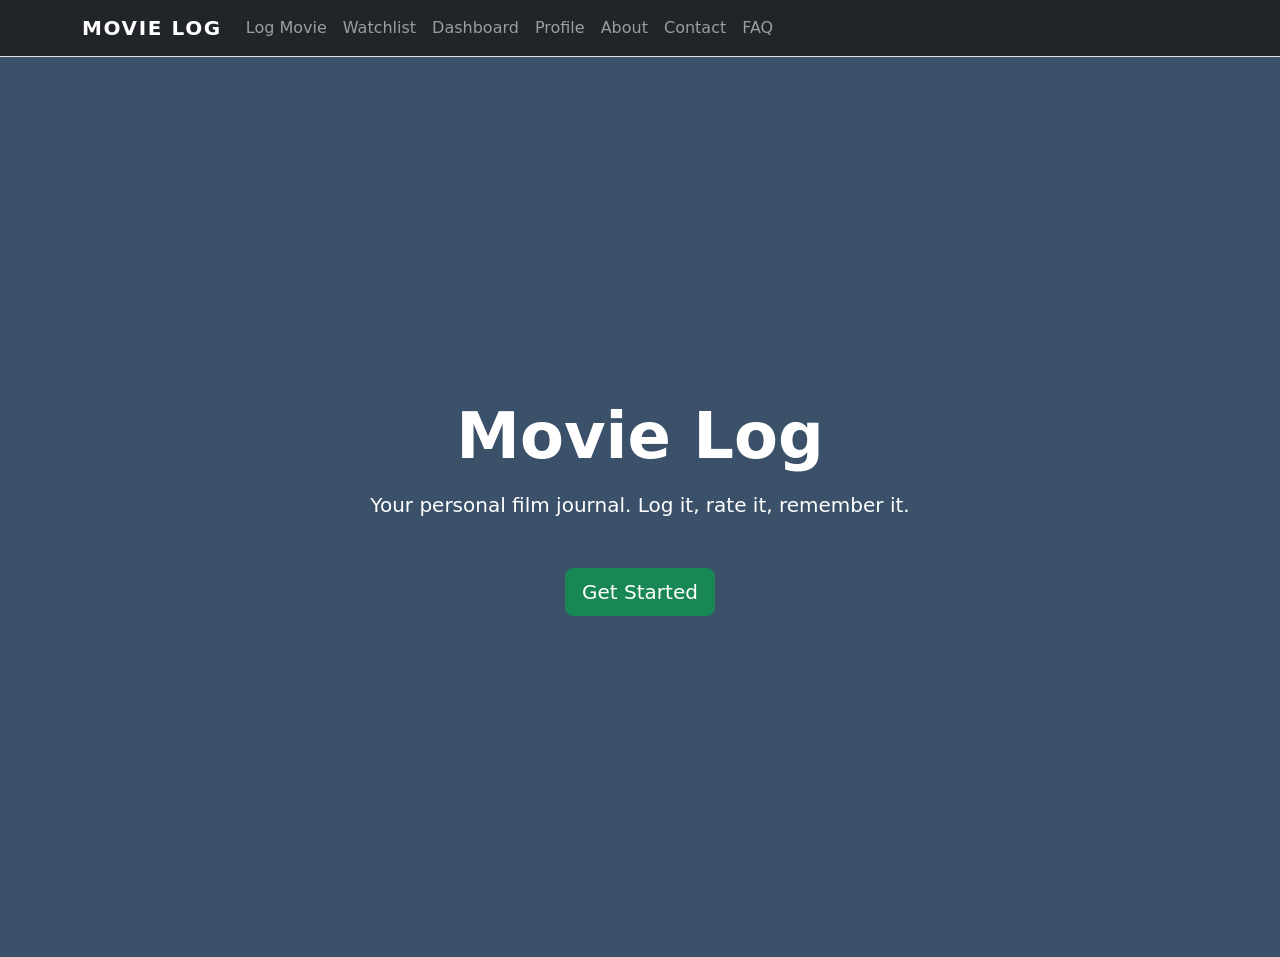
<file: index.html>
<!doctype html>
<html lang="en">
  <head>
    <meta charset="utf-8">
    <meta name="viewport" content="width=device-width, initial-scale=1">
    <title>Movie Log</title>
    <link href="https://cdn.jsdelivr.net/npm/bootstrap@5.3.8/dist/css/bootstrap.min.css" rel="stylesheet" integrity="sha384-sRIl4kxILFvY47J16cr9ZwB07vP4J8+LH7qKQnuqkuIAvNWLzeN8tE5YBujZqJLB" crossorigin="anonymous">
    <link rel="stylesheet" href="css/style.css" />
  </head>
  <body>

  <a class="skip-link" href="#main-content">Skip to main content</a>

  <nav id="siteNav" class="navbar navbar-expand-lg navbar-dark bg-dark sticky-top border-bottom"></nav>

  <header id="main-content" class="hero-gradient hero-full text-white py-5 d-flex align-items-center">
    <div class="container">
      <div class="row justify-content-center">
        <div class="col-12 col-md-11 col-lg-9 col-xl-7 col-xxl-6 text-center">
          <h1 class="display-3 fw-bold mb-3">Movie Log</h1>
          <p class="lead mb-5">Your personal film journal. Log it, rate it, remember it.</p>
          <a class="btn btn-success btn-lg" href="/logmovie.html">Get Started</a>
        </div>
      </div>
    </div>
  </header>

  <script src="https://cdn.jsdelivr.net/npm/bootstrap@5.3.8/dist/js/bootstrap.bundle.min.js" integrity="sha384-FKyoEForCGlyvwx9Hj09JcYn3nv7wiPVlz7YYwJrWVcXK/BmnVDxM+D2scQbITxI" crossorigin="anonymous"></script>
  <script src="js/nav.js"></script>
  </body>
</html>
</file>
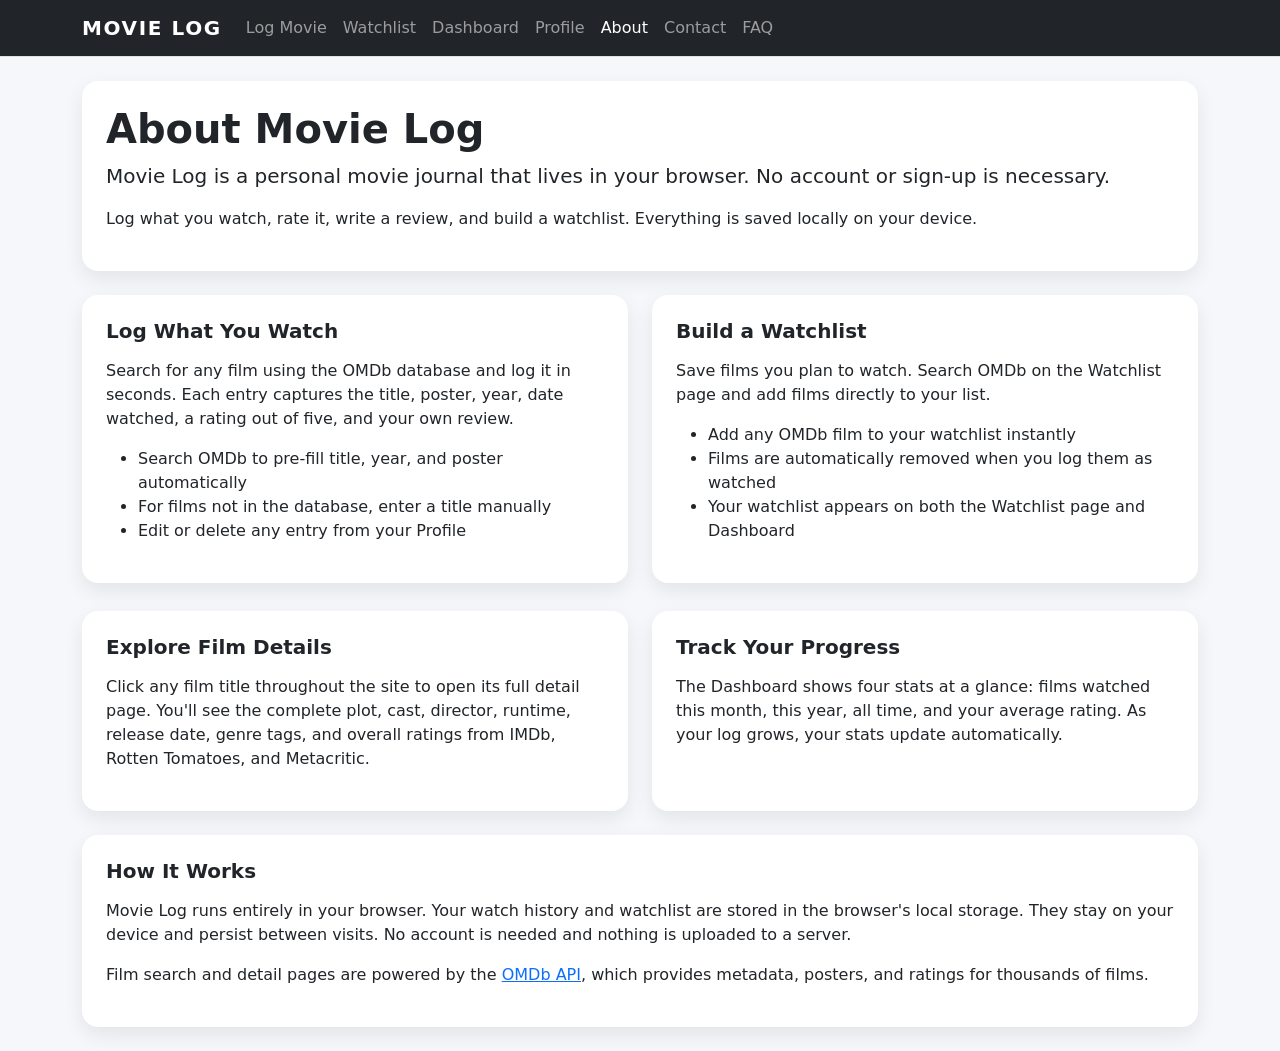
<file: about.html>
<!doctype html>
<html lang="en">
  <head>
    <meta charset="utf-8">
    <meta name="viewport" content="width=device-width, initial-scale=1">
    <title>About — Movie Log</title>
    <link href="https://cdn.jsdelivr.net/npm/bootstrap@5.3.8/dist/css/bootstrap.min.css" rel="stylesheet" integrity="sha384-sRIl4kxILFvY47J16cr9ZwB07vP4J8+LH7qKQnuqkuIAvNWLzeN8tE5YBujZqJLB" crossorigin="anonymous">
    <link rel="stylesheet" href="css/style.css" />
  </head>
  <body data-page="about">

  <a class="skip-link" href="#main-content">Skip to main content</a>

  <nav id="siteNav" class="navbar navbar-expand-lg navbar-dark bg-dark sticky-top border-bottom"></nav>

  <main id="main-content" class="container py-4">
    <div class="card card-soft p-4 mb-4">
      <h1 class="display-6 fw-bold">About Movie Log</h1>
      <p class="lead">Movie Log is a personal movie journal that lives in your browser. No account or sign-up is necessary.</p>
      <p>Log what you watch, rate it, write a review, and build a watchlist. Everything is saved locally on your device.</p>
    </div>

    <div class="row g-4">
      <div class="col-md-6">
        <div class="card card-soft p-4 h-100">
          <h2 class="h5 fw-semibold mb-3">Log What You Watch</h2>
          <p>Search for any film using the OMDb database and log it in seconds. Each entry captures the title, poster, year, date watched, a rating out of five, and your own review.</p>
          <ul>
            <li>Search OMDb to pre-fill title, year, and poster automatically</li>
            <li>For films not in the database, enter a title manually</li>
            <li>Edit or delete any entry from your Profile</li>
          </ul>
        </div>
      </div>
      <div class="col-md-6">
        <div class="card card-soft p-4 h-100">
          <h2 class="h5 fw-semibold mb-3">Build a Watchlist</h2>
          <p>Save films you plan to watch. Search OMDb on the Watchlist page and add films directly to your list.</p>
          <ul>
            <li>Add any OMDb film to your watchlist instantly</li>
            <li>Films are automatically removed when you log them as watched</li>
            <li>Your watchlist appears on both the Watchlist page and Dashboard</li>
          </ul>
        </div>
      </div>
    </div>

    <div class="row g-4 mt-1">
      <div class="col-md-6">
        <div class="card card-soft p-4 h-100">
          <h2 class="h5 fw-semibold mb-3">Explore Film Details</h2>
          <p>Click any film title throughout the site to open its full detail page. You'll see the complete plot, cast, director, runtime, release date, genre tags, and overall ratings from IMDb, Rotten Tomatoes, and Metacritic.</p>
        </div>
      </div>
      <div class="col-md-6">
        <div class="card card-soft p-4 h-100">
          <h2 class="h5 fw-semibold mb-3">Track Your Progress</h2>
          <p>The Dashboard shows four stats at a glance: films watched this month, this year, all time, and your average rating. As your log grows, your stats update automatically.</p>
        </div>
      </div>
    </div>

    <div class="card card-soft p-4 mt-4">
      <h2 class="h5 fw-semibold mb-3">How It Works</h2>
      <p>Movie Log runs entirely in your browser. Your watch history and watchlist are stored in the browser's local storage. They stay on your device and persist between visits. No account is needed and nothing is uploaded to a server.</p>
      <p>Film search and detail pages are powered by the <a href="https://www.omdbapi.com/" target="_blank" rel="noopener noreferrer">OMDb API</a>, which provides metadata, posters, and ratings for thousands of films.</p>
    </div>
  </main>

  <script src="https://cdn.jsdelivr.net/npm/bootstrap@5.3.8/dist/js/bootstrap.bundle.min.js" integrity="sha384-FKyoEForCGlyvwx9Hj09JcYn3nv7wiPVlz7YYwJrWVcXK/BmnVDxM+D2scQbITxI" crossorigin="anonymous"></script>
  <script src="js/nav.js"></script>
  </body>
</html>
</file>
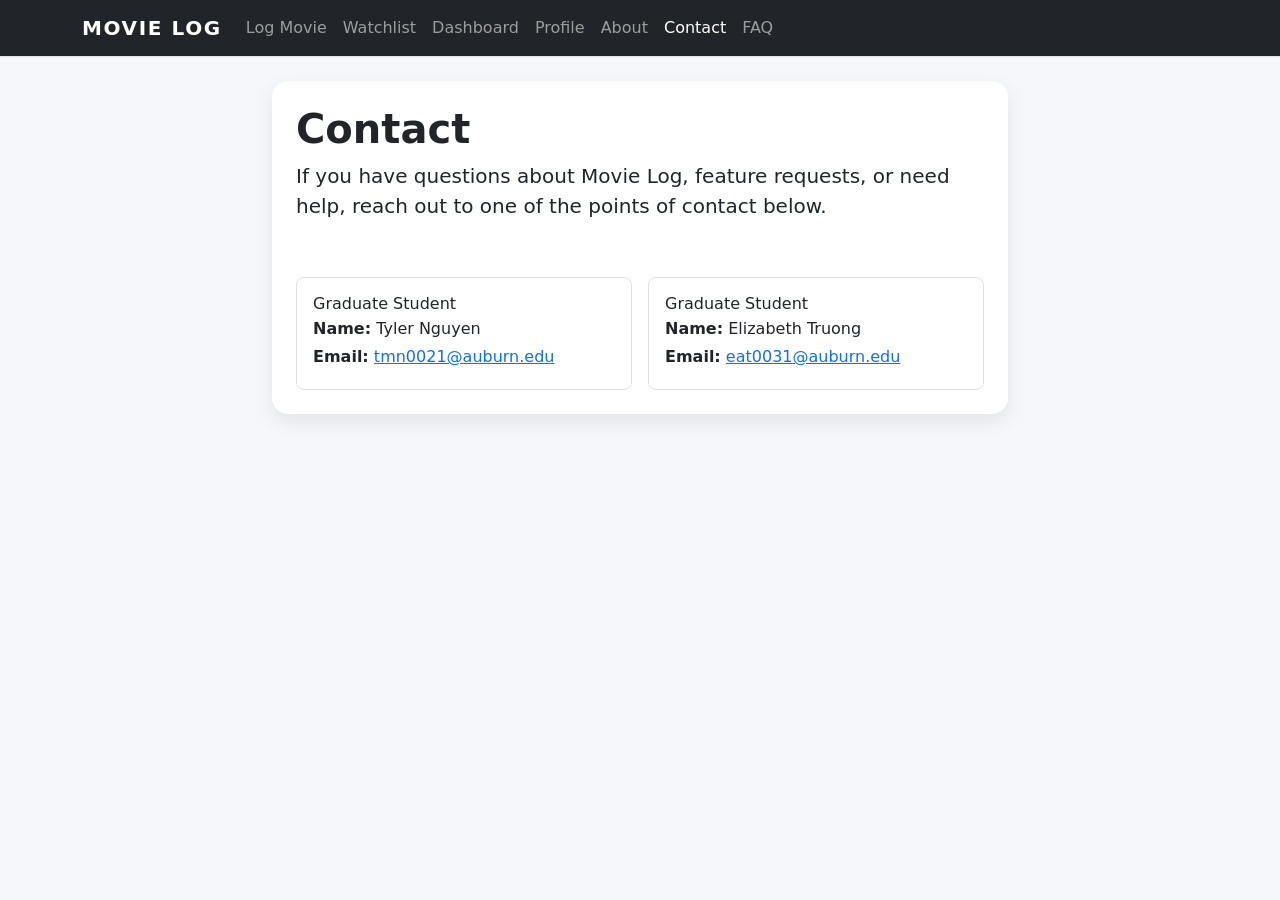
<file: contact.html>
<!doctype html>
<html lang="en">
  <head>
    <meta charset="utf-8">
    <meta name="viewport" content="width=device-width, initial-scale=1">
    <title>Contact — Movie Log</title>
    <link href="https://cdn.jsdelivr.net/npm/bootstrap@5.3.8/dist/css/bootstrap.min.css" rel="stylesheet" integrity="sha384-sRIl4kxILFvY47J16cr9ZwB07vP4J8+LH7qKQnuqkuIAvNWLzeN8tE5YBujZqJLB" crossorigin="anonymous">
    <link rel="stylesheet" href="css/style.css" />
  </head>
  <body data-page="contact">

  <a class="skip-link" href="#main-content">Skip to main content</a>

  <nav id="siteNav" class="navbar navbar-expand-lg navbar-dark bg-dark sticky-top border-bottom"></nav>

  <main id="main-content" class="container py-4">
    <div class="row justify-content-center">
      <div class="col-lg-8">
        <div class="card card-soft p-4">
          <h1 class="display-6 fw-bold">Contact</h1>
          <p class="lead">If you have questions about Movie Log, feature requests, or need help, reach out to one of the points of contact below.</p>
          <div class="row g-3 mt-4">
            <div class="col-md-6">
              <div class="border rounded-3 p-3 h-100">
                <h3 class="h6 mb-1">Graduate Student</h3>
                <p class="mb-1"><strong>Name:</strong> Tyler Nguyen</p>
                <p class="mb-1"><strong>Email:</strong> <a href="mailto:tmn0021@auburn.edu">tmn0021@auburn.edu</a></p>
              </div>
            </div>
            <div class="col-md-6">
              <div class="border rounded-3 p-3 h-100">
               <h3 class="h6 mb-1">Graduate Student</h3>
                <p class="mb-1"><strong>Name:</strong> Elizabeth Truong</p>
                <p class="mb-1"><strong>Email:</strong> <a href="mailto:eat0031@auburn.edu">eat0031@auburn.edu</a></p>
              </div>
            </div>
          </div>
        </div>
      </div>
    </div>
  </main>

  <script src="https://cdn.jsdelivr.net/npm/bootstrap@5.3.8/dist/js/bootstrap.bundle.min.js" integrity="sha384-FKyoEForCGlyvwx9Hj09JcYn3nv7wiPVlz7YYwJrWVcXK/BmnVDxM+D2scQbITxI" crossorigin="anonymous"></script>
  <script src="js/nav.js"></script>
  </body>
</html>
</file>
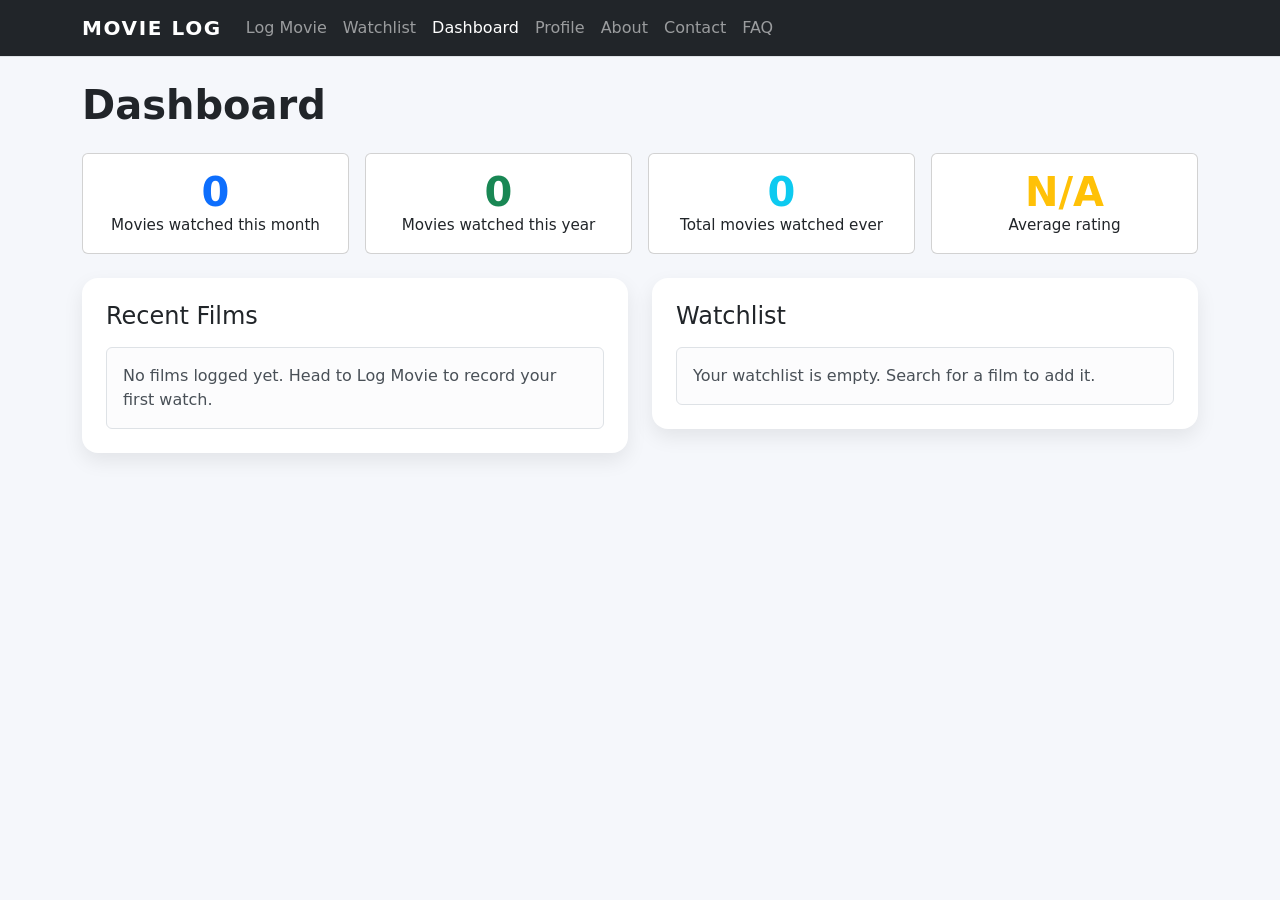
<file: dashboard.html>
<!doctype html>
<html lang="en">
  <head>
    <meta charset="utf-8">
    <meta name="viewport" content="width=device-width, initial-scale=1">
    <title>Dashboard — Movie Log</title>
    <link href="https://cdn.jsdelivr.net/npm/bootstrap@5.3.8/dist/css/bootstrap.min.css" rel="stylesheet" integrity="sha384-sRIl4kxILFvY47J16cr9ZwB07vP4J8+LH7qKQnuqkuIAvNWLzeN8tE5YBujZqJLB" crossorigin="anonymous">
    <link rel="stylesheet" href="css/style.css" />
  </head>
  <body data-page="dashboard">

  <a class="skip-link" href="#main-content">Skip to main content</a>

  <nav id="siteNav" class="navbar navbar-expand-lg navbar-dark bg-dark sticky-top border-bottom"></nav>

  <main id="main-content" class="container py-4">
    <div class="page-header-block"><h1 class="display-6 fw-bold">Dashboard</h1></div>
    <div class="row g-3 mb-4" id="statsGrid"></div>
    <div class="row g-4">
      <div class="col-lg-6"><div class="card card-soft p-4"><h2 class="h4 mb-3">Recent Films</h2><div id="movieList" class="vstack gap-3"></div></div></div>
      <div class="col-lg-6"><div class="card card-soft p-4"><h2 class="h4 mb-3">Watchlist</h2><div id="watchlistList" class="vstack gap-3"></div></div></div>
    </div>
  </main>

  <script src="https://cdn.jsdelivr.net/npm/bootstrap@5.3.8/dist/js/bootstrap.bundle.min.js" integrity="sha384-FKyoEForCGlyvwx9Hj09JcYn3nv7wiPVlz7YYwJrWVcXK/BmnVDxM+D2scQbITxI" crossorigin="anonymous"></script>
  <script src="js/nav.js"></script>
  <script src="js/app.js"></script>
  </body>
</html>
</file>
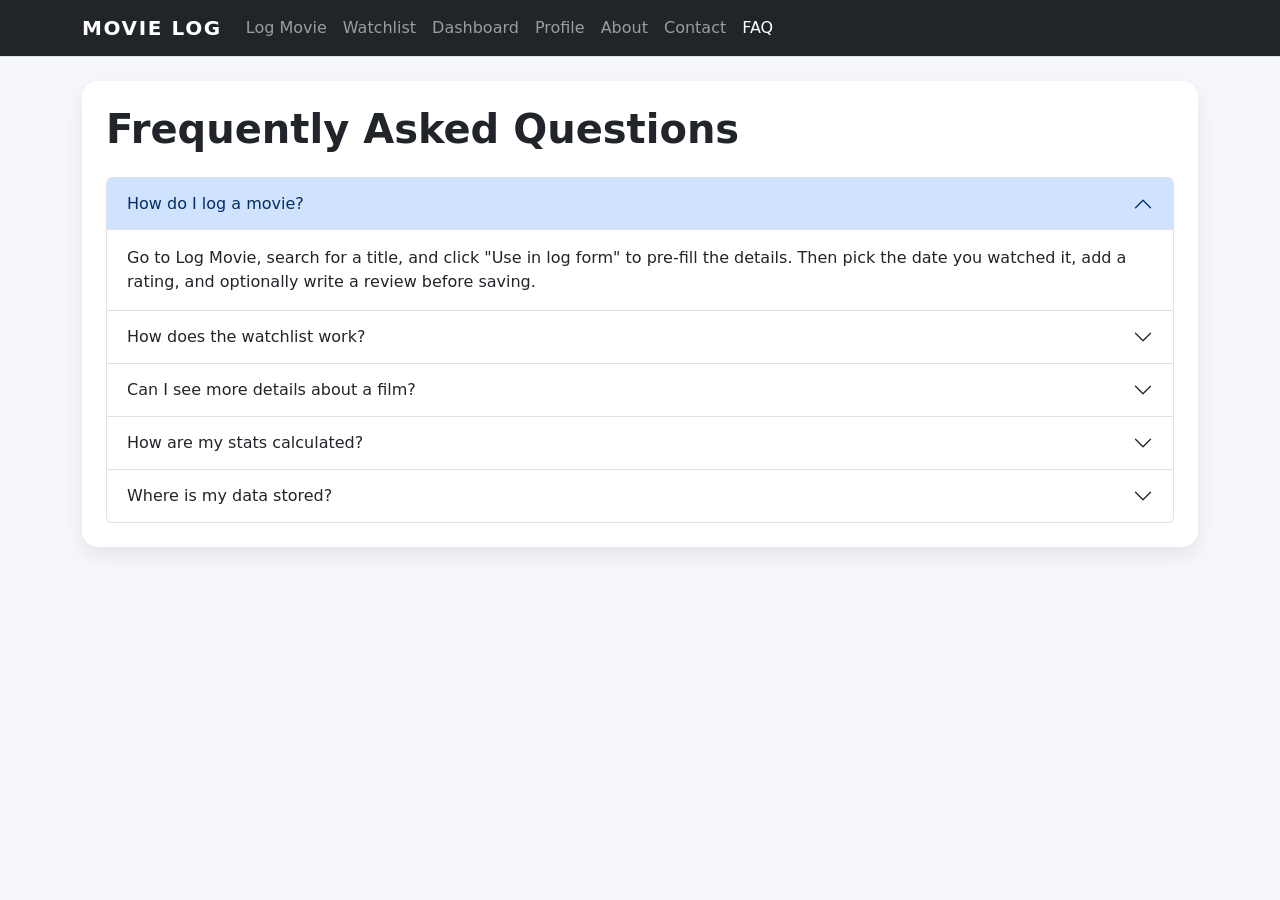
<file: faq.html>
<!doctype html>
<html lang="en">
  <head>
    <meta charset="utf-8">
    <meta name="viewport" content="width=device-width, initial-scale=1">
    <title>FAQ — Movie Log</title>
    <link href="https://cdn.jsdelivr.net/npm/bootstrap@5.3.8/dist/css/bootstrap.min.css" rel="stylesheet" integrity="sha384-sRIl4kxILFvY47J16cr9ZwB07vP4J8+LH7qKQnuqkuIAvNWLzeN8tE5YBujZqJLB" crossorigin="anonymous">
    <link rel="stylesheet" href="css/style.css" />
  </head>
  <body data-page="faq">

  <a class="skip-link" href="#main-content">Skip to main content</a>

  <nav id="siteNav" class="navbar navbar-expand-lg navbar-dark bg-dark sticky-top border-bottom"></nav>

  <main id="main-content" class="container py-4">
    <div class="card card-soft p-4">
      <h1 class="display-6 fw-bold mb-4">Frequently Asked Questions</h1>
      <div class="accordion" id="faqAccordion">
        <div class="accordion-item">
          <h2 class="accordion-header"><button class="accordion-button" data-bs-toggle="collapse" data-bs-target="#faq1">How do I log a movie?</button></h2>
          <div id="faq1" class="accordion-collapse collapse show" data-bs-parent="#faqAccordion"><div class="accordion-body">Go to Log Movie, search for a title, and click "Use in log form" to pre-fill the details. Then pick the date you watched it, add a rating, and optionally write a review before saving.</div></div>
        </div>
        <div class="accordion-item">
          <h2 class="accordion-header"><button class="accordion-button collapsed" data-bs-toggle="collapse" data-bs-target="#faq2">How does the watchlist work?</button></h2>
          <div id="faq2" class="accordion-collapse collapse" data-bs-parent="#faqAccordion"><div class="accordion-body">Search for a film on the Watchlist page and click "Add to watchlist". When you later log that film as watched, it's removed from your watchlist automatically.</div></div>
        </div>
        <div class="accordion-item">
          <h2 class="accordion-header"><button class="accordion-button collapsed" data-bs-toggle="collapse" data-bs-target="#faq3">Can I see more details about a film?</button></h2>
          <div id="faq3" class="accordion-collapse collapse" data-bs-parent="#faqAccordion"><div class="accordion-body">Yes. Click any film title in your watchlist, recent films, or watch history to open its detail page. You'll see the full plot, cast, director, runtime, and ratings from IMDb, Rotten Tomatoes, and Metacritic.</div></div>
        </div>
        <div class="accordion-item">
          <h2 class="accordion-header"><button class="accordion-button collapsed" data-bs-toggle="collapse" data-bs-target="#faq4">How are my stats calculated?</button></h2>
          <div id="faq4" class="accordion-collapse collapse" data-bs-parent="#faqAccordion"><div class="accordion-body">Stats are calculated from the films you've logged. The Dashboard shows how many you've watched this month, this year, and in total, plus your average rating across all rated entries.</div></div>
        </div>
        <div class="accordion-item">
          <h2 class="accordion-header"><button class="accordion-button collapsed" data-bs-toggle="collapse" data-bs-target="#faq5">Where is my data stored?</button></h2>
          <div id="faq5" class="accordion-collapse collapse" data-bs-parent="#faqAccordion"><div class="accordion-body">Everything is stored in your browser's local storage. Your data stays on your device, persists between visits, and is never sent to a server. No account is required.</div></div>
        </div>
      </div>
    </div>
  </main>

  <script src="https://cdn.jsdelivr.net/npm/bootstrap@5.3.8/dist/js/bootstrap.bundle.min.js" integrity="sha384-FKyoEForCGlyvwx9Hj09JcYn3nv7wiPVlz7YYwJrWVcXK/BmnVDxM+D2scQbITxI" crossorigin="anonymous"></script>
  <script src="js/nav.js"></script>
  </body>
</html>
</file>
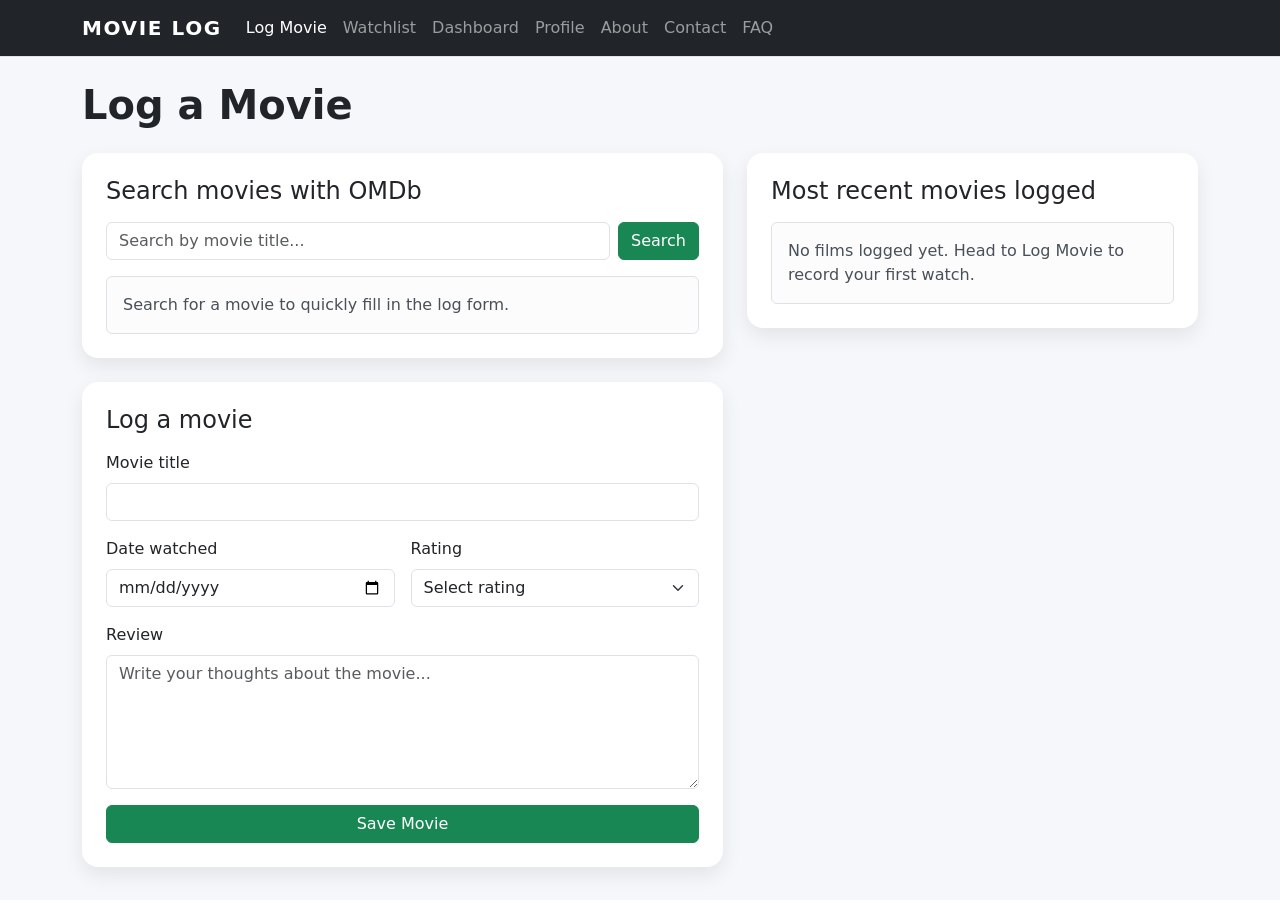
<file: logmovie.html>
<!doctype html>
<html lang="en">
  <head>
    <meta charset="utf-8">
    <meta name="viewport" content="width=device-width, initial-scale=1">
    <title>Log a Movie — Movie Log</title>
    <link href="https://cdn.jsdelivr.net/npm/bootstrap@5.3.8/dist/css/bootstrap.min.css" rel="stylesheet" integrity="sha384-sRIl4kxILFvY47J16cr9ZwB07vP4J8+LH7qKQnuqkuIAvNWLzeN8tE5YBujZqJLB" crossorigin="anonymous">
    <link rel="stylesheet" href="css/style.css" />
  </head>
  <body data-page="log-movie">

  <a class="skip-link" href="#main-content">Skip to main content</a>

  <nav id="siteNav" class="navbar navbar-expand-lg navbar-dark bg-dark sticky-top border-bottom"></nav>

  <main id="main-content" class="container py-4">
    <div class="page-header-block"><h1 class="display-6 fw-bold">Log a Movie</h1></div>
    <div class="row g-4">
      <div class="col-lg-7">
        <section aria-label="Search movies">
          <div class="card card-soft p-4 mb-4">
            <h2 class="h4 mb-3">Search movies with OMDb</h2>
            <form id="movieSearchForm" class="row g-2">
              <div class="col"><input class="form-control" type="text" id="movieSearchInput" placeholder="Search by movie title..." aria-label="Search for a movie by title" required /></div>
              <div class="col-auto"><button class="btn btn-success" type="submit">Search</button></div>
            </form>
            <div id="movieSearchResults" class="vstack gap-3 mt-3"><div class="alert alert-light border mb-0">Search for a movie to quickly fill in the log form.</div></div>
          </div>
        </section>
        <section aria-label="Log a movie">
          <div class="card card-soft p-4">
            <h2 class="h4 mb-3">Log a movie</h2>
            <form id="movieForm" class="vstack gap-3" aria-label="Log a movie">
              <input type="hidden" id="posterUrl" aria-hidden="true" />
              <input type="hidden" id="omdbId" aria-hidden="true" />
              <input type="hidden" id="movieYear" aria-hidden="true" />
              <div><label class="form-label" for="title">Movie title</label><input class="form-control" type="text" id="title" required /></div>
              <div class="row g-3">
                <div class="col-md-6"><label class="form-label" for="dateWatched">Date watched</label><input class="form-control" type="date" id="dateWatched" required /></div>
                <div class="col-md-6"><label class="form-label" for="rating">Rating</label><select class="form-select" id="rating" required><option value="">Select rating</option><option value="1">1/5</option><option value="2">2/5</option><option value="3">3/5</option><option value="4">4/5</option><option value="5">5/5</option></select></div>
              </div>
              <div><label class="form-label" for="review">Review</label><textarea class="form-control" id="review" rows="5" placeholder="Write your thoughts about the movie..."></textarea></div>
              <button class="btn btn-success" type="submit">Save Movie</button>
            </form>
          </div>
        </section>
      </div>
      <div class="col-lg-5"><div class="card card-soft p-4"><h2 class="h4 mb-3">Most recent movies logged</h2><div id="movieList" class="vstack gap-3"></div></div></div>
    </div>
  </main>

  <script src="https://cdn.jsdelivr.net/npm/bootstrap@5.3.8/dist/js/bootstrap.bundle.min.js" integrity="sha384-FKyoEForCGlyvwx9Hj09JcYn3nv7wiPVlz7YYwJrWVcXK/BmnVDxM+D2scQbITxI" crossorigin="anonymous"></script>
  <script src="js/nav.js"></script>
  <script src="js/app.js"></script>
  </body>
</html>
</file>
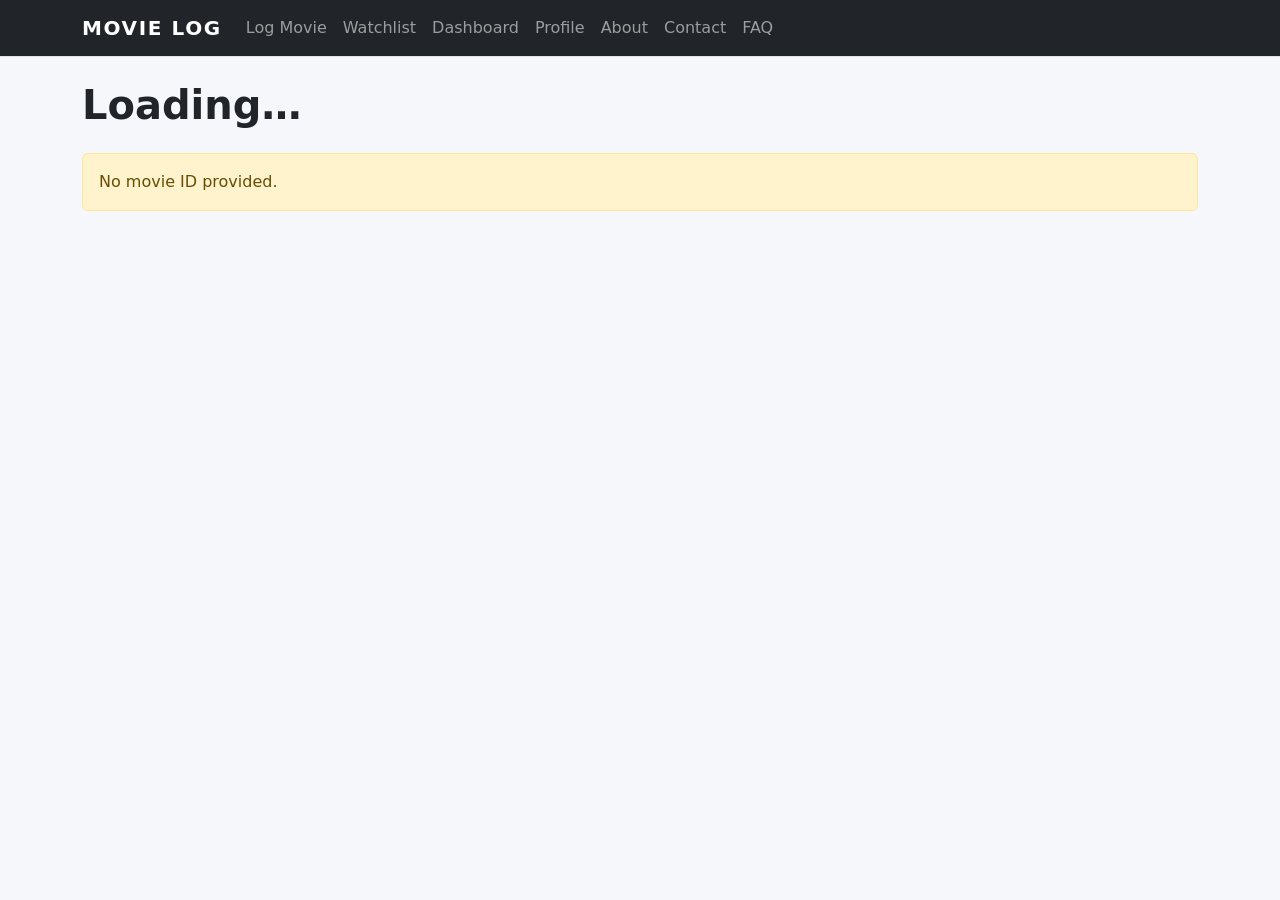
<file: moviedetails.html>
<!doctype html>
<html lang="en">
  <head>
    <meta charset="utf-8">
    <meta name="viewport" content="width=device-width, initial-scale=1">
    <title>Movie Details — Movie Log</title>
    <link href="https://cdn.jsdelivr.net/npm/bootstrap@5.3.8/dist/css/bootstrap.min.css" rel="stylesheet" integrity="sha384-sRIl4kxILFvY47J16cr9ZwB07vP4J8+LH7qKQnuqkuIAvNWLzeN8tE5YBujZqJLB" crossorigin="anonymous">
    <link rel="stylesheet" href="css/style.css" />
  </head>
  <body data-page="movie-details">

  <a class="skip-link" href="#main-content">Skip to main content</a>

  <nav id="siteNav" class="navbar navbar-expand-lg navbar-dark bg-dark sticky-top border-bottom"></nav>

  <main id="main-content" class="container py-4">
    <div class="page-header-block">
      <h1 class="display-6 fw-bold" id="movieDetailsTitle">Loading…</h1>
    </div>
    <div id="movieDetails" class="row g-4"></div>
  </main>

  <script src="https://cdn.jsdelivr.net/npm/bootstrap@5.3.8/dist/js/bootstrap.bundle.min.js" integrity="sha384-FKyoEForCGlyvwx9Hj09JcYn3nv7wiPVlz7YYwJrWVcXK/BmnVDxM+D2scQbITxI" crossorigin="anonymous"></script>
  <script src="js/nav.js"></script>
  <script src="js/app.js"></script>
  </body>
</html>
</file>
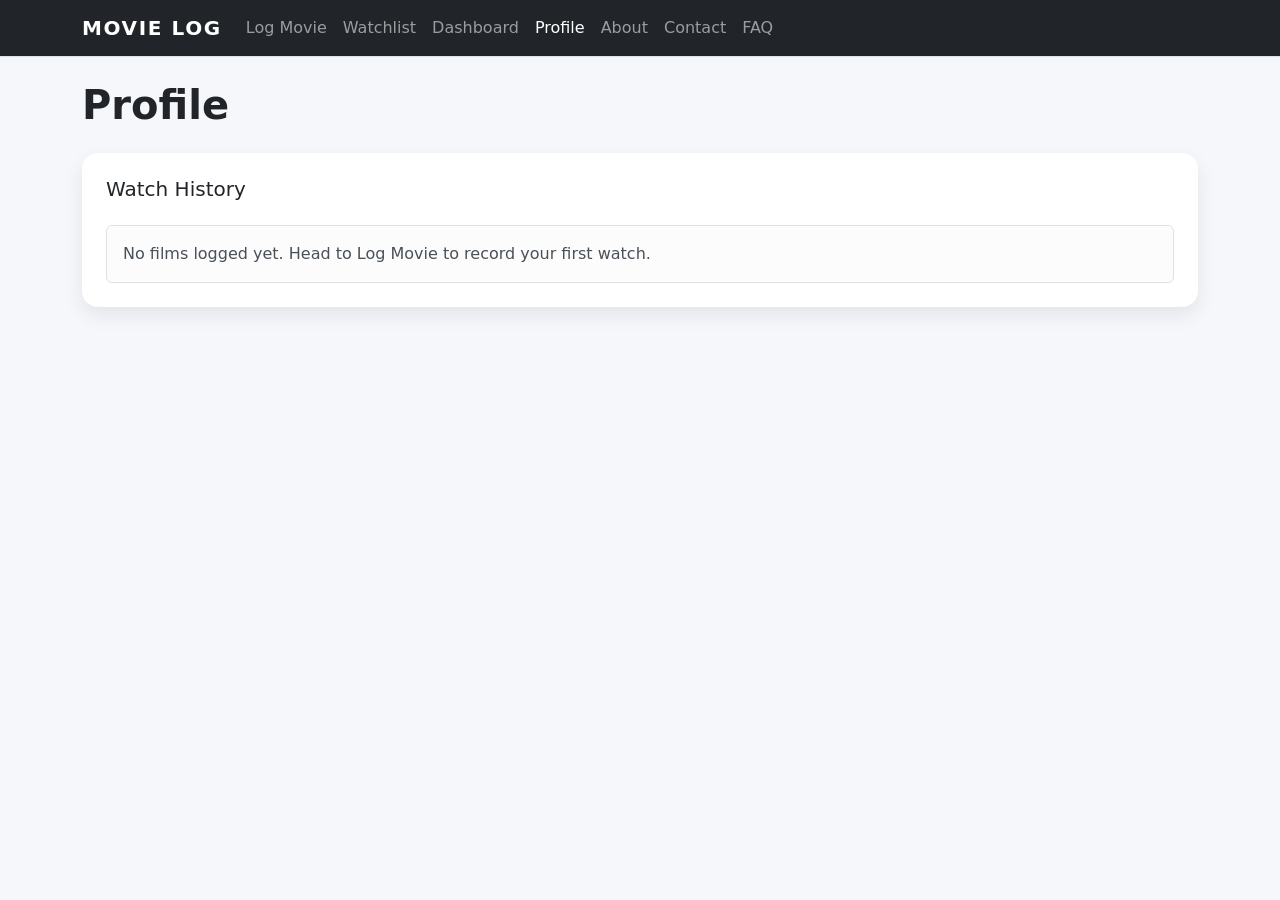
<file: profile.html>
<!doctype html>
<html lang="en">
  <head>
    <meta charset="utf-8">
    <meta name="viewport" content="width=device-width, initial-scale=1">
    <title>Profile — Movie Log</title>
    <link href="https://cdn.jsdelivr.net/npm/bootstrap@5.3.8/dist/css/bootstrap.min.css" rel="stylesheet" integrity="sha384-sRIl4kxILFvY47J16cr9ZwB07vP4J8+LH7qKQnuqkuIAvNWLzeN8tE5YBujZqJLB" crossorigin="anonymous">
    <link rel="stylesheet" href="css/style.css" />
  </head>
  <body data-page="profile">

  <a class="skip-link" href="#main-content">Skip to main content</a>

  <nav id="siteNav" class="navbar navbar-expand-lg navbar-dark bg-dark sticky-top border-bottom"></nav>

  <main id="main-content" class="container py-4">
    <div class="page-header-block"><h1 class="display-6 fw-bold">Profile</h1></div>
    <div class="row g-4">
      <div class="col-12">
        <div class="card card-soft p-4">
          <h2 class="h5">Watch History</h2>
          <div id="profileLoggedFilms" class="vstack gap-3 mt-3"></div>
        </div>
      </div>
    </div>
  </main>

  <script src="https://cdn.jsdelivr.net/npm/bootstrap@5.3.8/dist/js/bootstrap.bundle.min.js" integrity="sha384-FKyoEForCGlyvwx9Hj09JcYn3nv7wiPVlz7YYwJrWVcXK/BmnVDxM+D2scQbITxI" crossorigin="anonymous"></script>
  <script src="js/nav.js"></script>
  <script src="js/app.js"></script>
  </body>
</html>
</file>
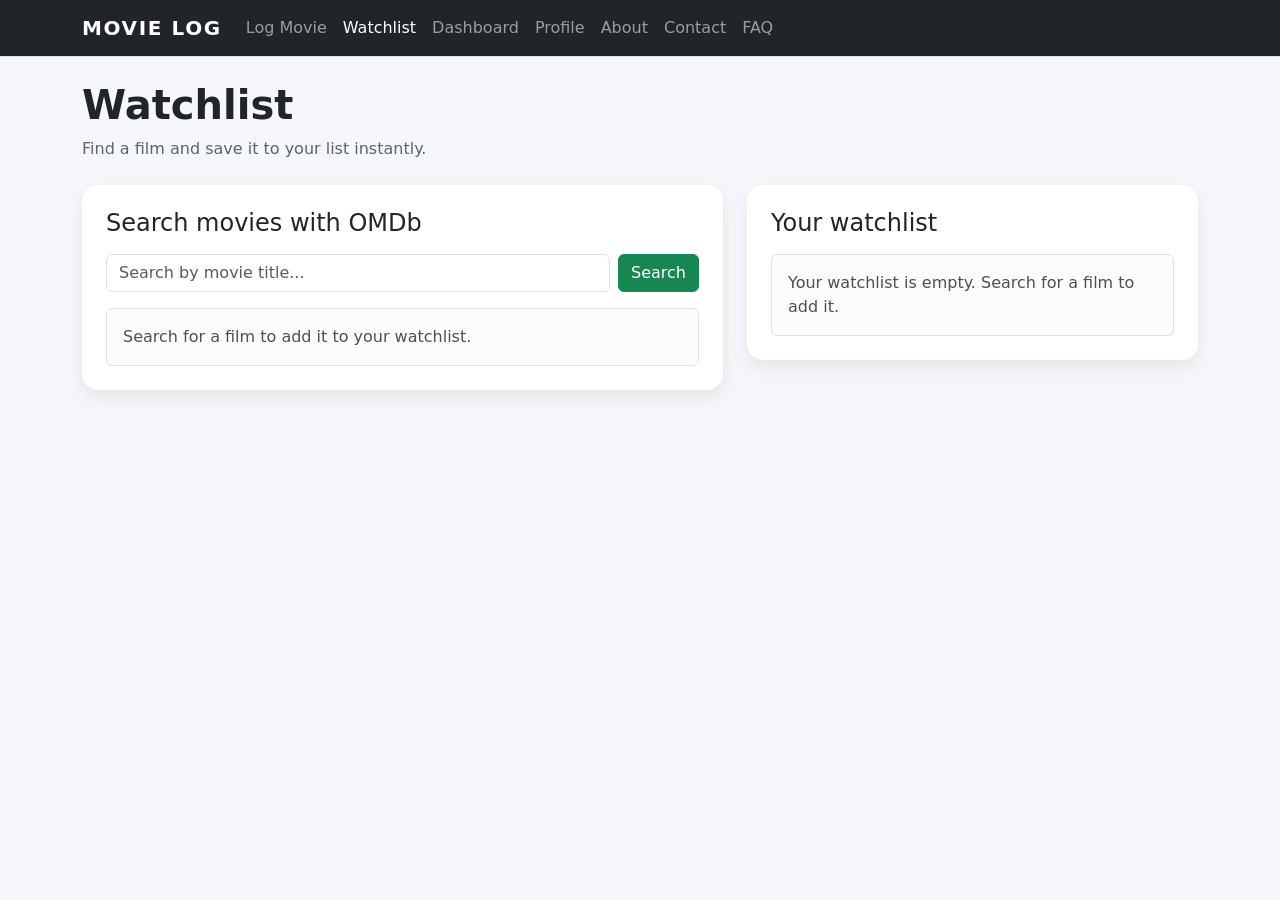
<file: watchlist.html>
<!doctype html>
<html lang="en">
  <head>
    <meta charset="utf-8">
    <meta name="viewport" content="width=device-width, initial-scale=1">
    <title>Watchlist — Movie Log</title>
    <link href="https://cdn.jsdelivr.net/npm/bootstrap@5.3.8/dist/css/bootstrap.min.css" rel="stylesheet" integrity="sha384-sRIl4kxILFvY47J16cr9ZwB07vP4J8+LH7qKQnuqkuIAvNWLzeN8tE5YBujZqJLB" crossorigin="anonymous">
    <link rel="stylesheet" href="css/style.css" />
  </head>
  <body data-page="watchlist">

  <a class="skip-link" href="#main-content">Skip to main content</a>

  <nav id="siteNav" class="navbar navbar-expand-lg navbar-dark bg-dark sticky-top border-bottom"></nav>

  <main id="main-content" class="container py-4">
    <div class="page-header-block"><h1 class="display-6 fw-bold">Watchlist</h1><p class="text-secondary mb-0">Find a film and save it to your list instantly.</p></div>
    <div class="row g-4">
      <div class="col-lg-7">
        <section aria-label="Search movies to add to watchlist">
          <div class="card card-soft p-4 mb-4">
            <h2 class="h4 mb-3">Search movies with OMDb</h2>
            <form id="watchSearchForm" class="row g-2">
              <div class="col"><input class="form-control" type="text" id="watchSearchInput" placeholder="Search by movie title..." aria-label="Search for a movie to add to your watchlist" required /></div>
              <div class="col-auto"><button class="btn btn-success" type="submit">Search</button></div>
            </form>
            <div id="watchSearchResults" class="vstack gap-3 mt-3"><div class="alert alert-light border mb-0">Search for a film to add it to your watchlist.</div></div>
          </div>
        </section>
      </div>
      <div class="col-lg-5"><div class="card card-soft p-4"><h2 class="h4 mb-3">Your watchlist</h2><div id="watchlistList" class="vstack gap-3"></div></div></div>
    </div>
  </main>

  <script src="https://cdn.jsdelivr.net/npm/bootstrap@5.3.8/dist/js/bootstrap.bundle.min.js" integrity="sha384-FKyoEForCGlyvwx9Hj09JcYn3nv7wiPVlz7YYwJrWVcXK/BmnVDxM+D2scQbITxI" crossorigin="anonymous"></script>
  <script src="js/nav.js"></script>
  <script src="js/app.js"></script>
  </body>
</html>
</file>
<file: css/style.css>
:root {
  --color-hero: #3b5069;
  --color-secondary-text: #5a6472;
}

body {
  background-color: #f5f7fb;
}

/* Skip navigation — hidden until focused by keyboard */
.skip-link {
  position: absolute;
  top: -100%;
  left: 1rem;
  z-index: 9999;
  padding: 0.5rem 1rem;
  background: #000;
  color: #fff;
  border-radius: 0 0 0.375rem 0.375rem;
  font-weight: 600;
  text-decoration: none;
  transition: top 0.1s;
}

.skip-link:focus {
  top: 0;
}

.hero-gradient {
  background: var(--color-hero);
}

.hero-full {
  min-height: 100vh;
}

.card-soft {
  border: 0;
  border-radius: 1rem;
  box-shadow: 0 0.5rem 1.25rem rgba(0, 0, 0, 0.08);
}

.navbar-brand {
  letter-spacing: 0.08em;
  font-weight: 800;
  text-transform: uppercase;
}

.text-secondary {
  color: var(--color-secondary-text) !important;
}

.page-header-block {
  margin-bottom: 1.5rem;
}

.stat-card dl {
  margin: 0;
}

.stat-card dt {
  font-size: 2.5rem;
  font-weight: 800;
  line-height: 1.1;
}

.stat-card dd {
  margin: 0;
  font-size: 0.95rem;
}

#toast-container {
  position: fixed;
  bottom: 1.5rem;
  right: 1.5rem;
  z-index: 1100;
  display: flex;
  flex-direction: column;
  gap: 0.5rem;
}

.toast-msg {
  display: flex;
  align-items: center;
  gap: 0.75rem;
  padding: 0.75rem 1rem;
  border-radius: 0.5rem;
  font-size: 0.9rem;
  color: #fff;
  box-shadow: 0 0.25rem 0.75rem rgba(0, 0, 0, 0.15);
  animation: toast-in 0.2s ease;
  max-width: 320px;
}

.toast-msg.success { background: #198754; }
.toast-msg.error   { background: #dc3545; }
.toast-msg.warning { background: #b45309; }

@keyframes toast-in {
  from { opacity: 0; transform: translateY(0.5rem); }
  to   { opacity: 1; transform: translateY(0); }
}
</file>
